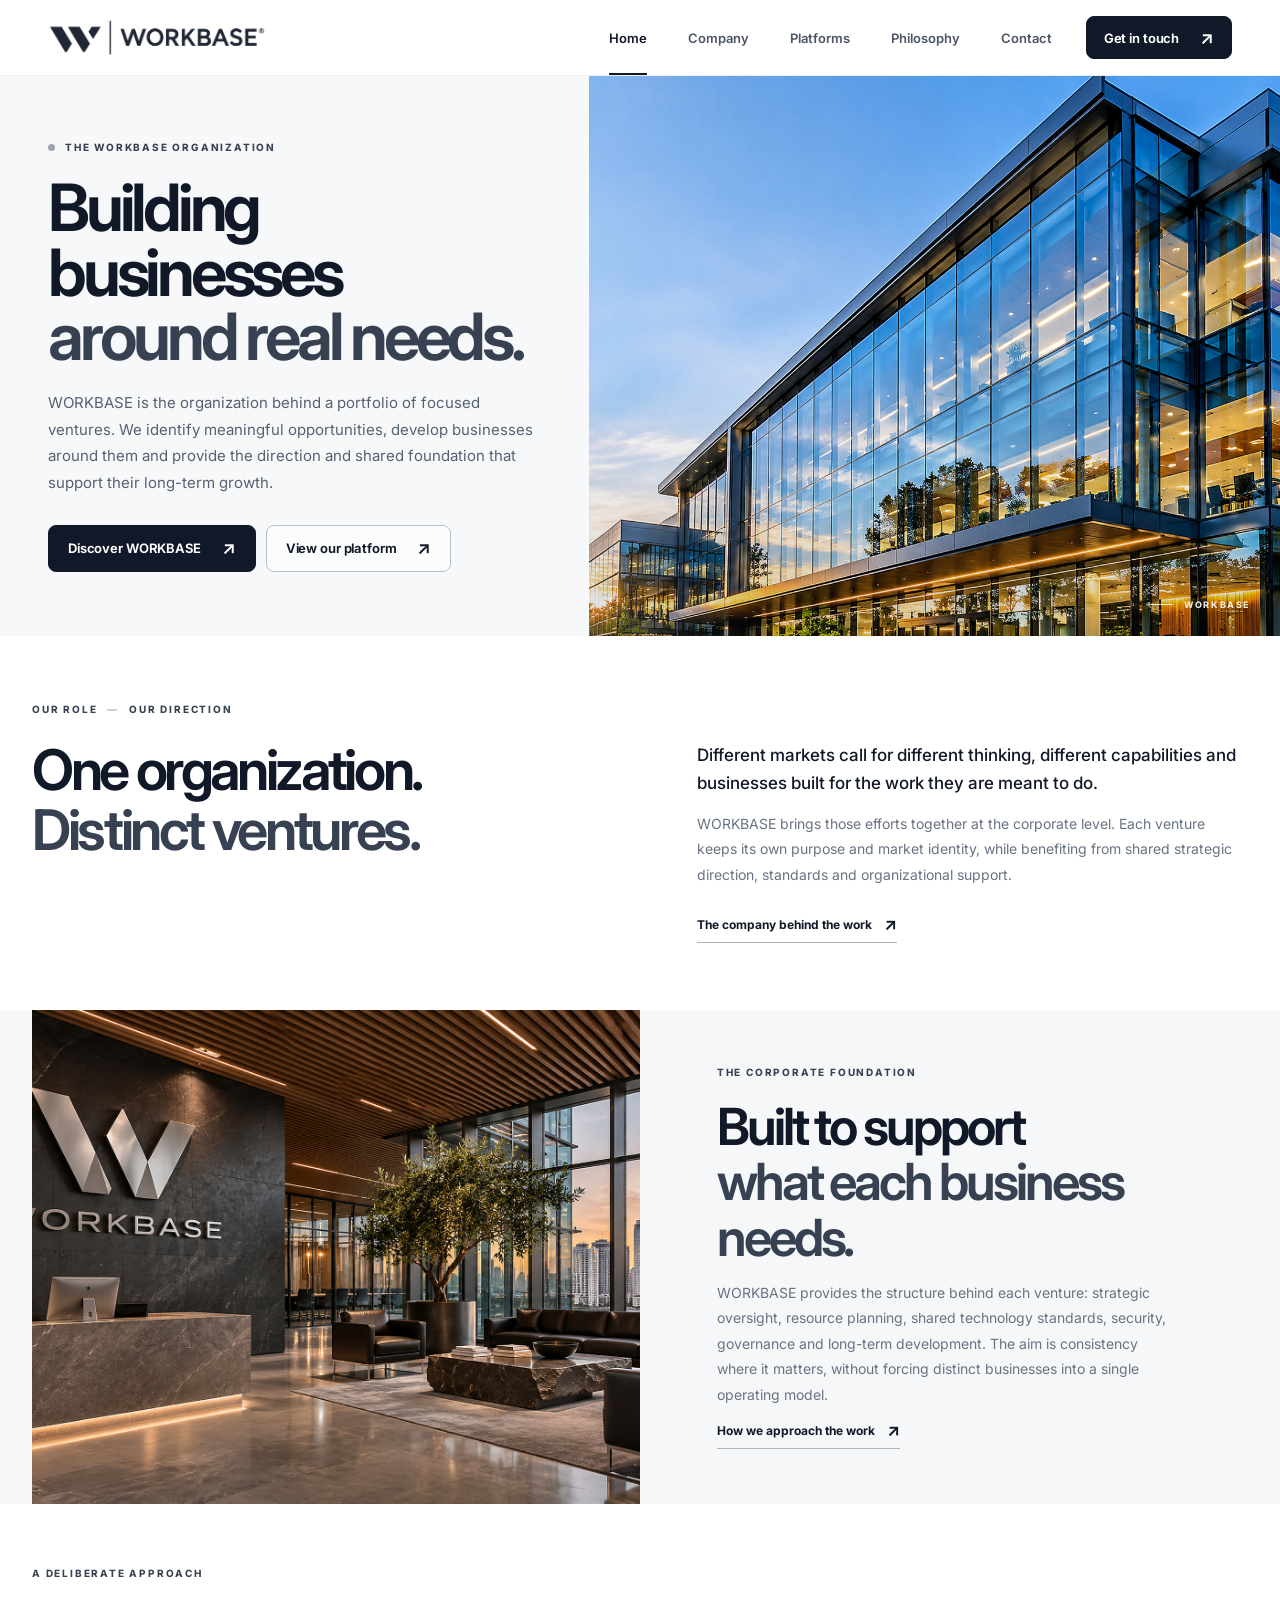
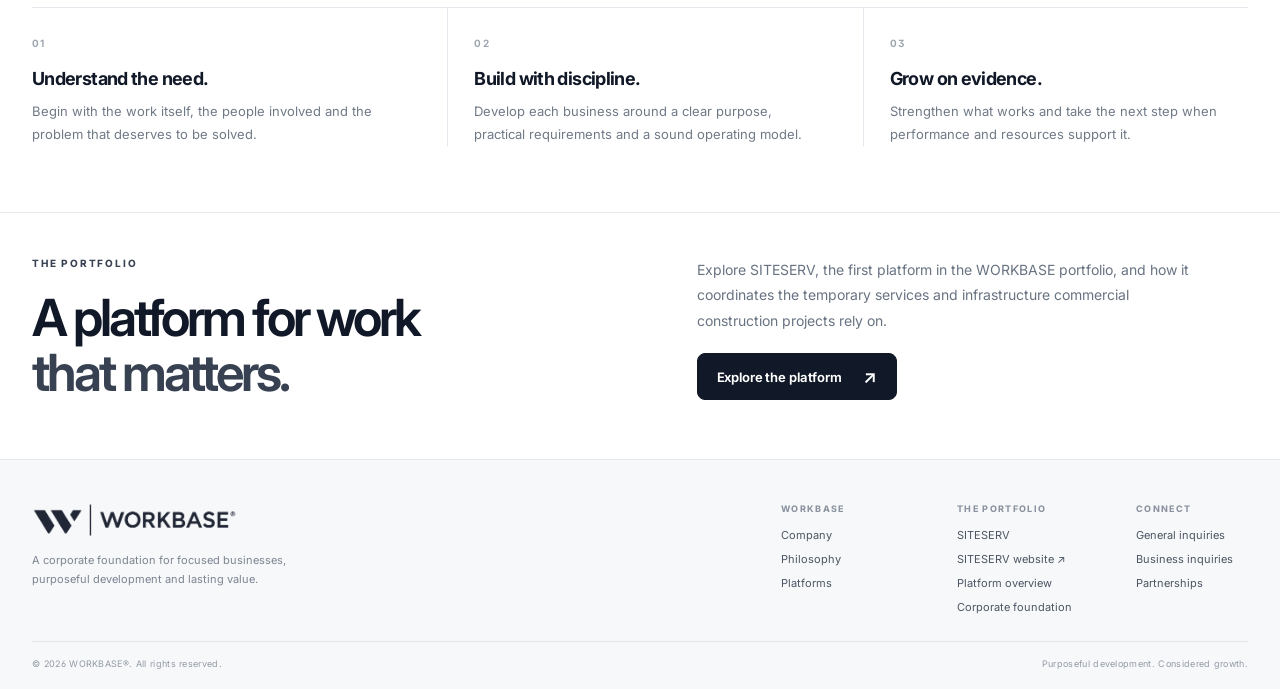
<file: index.html>
<!doctype html>
<html lang="en">
<head>
  <meta charset="utf-8">
  <meta name="viewport" content="width=device-width, initial-scale=1">
  <meta name="theme-color" content="#ffffff">
  <meta name="description" content="WORKBASE develops and supports a portfolio of focused businesses, each built around a defined need and its own market.">
  <title>WORKBASE® — Building Businesses Around Real Needs</title>
  <link rel="icon" type="image/png" href="assets/workbase-app-icon.png">
  <link rel="preconnect" href="https://fonts.googleapis.com">
  <link rel="preconnect" href="https://fonts.gstatic.com" crossorigin>
  <link href="https://fonts.googleapis.com/css2?family=Inter:wght@400;500;600;650;700;750;800&display=swap" rel="stylesheet">
  <link rel="stylesheet" href="styles.css">
</head>
<body>
  <a class="skip-link" href="#main">Skip to content</a>
  <header class="site-header">
    <div class="nav-shell">
      <a class="brand" href="index.html" aria-label="WORKBASE home"><img src="assets/workbase-primary-logo.png" alt="WORKBASE"></a>
      <button class="menu-toggle" aria-label="Open navigation" aria-expanded="false" aria-controls="primary-nav"><span></span><span></span></button>
      <nav class="primary-nav" id="primary-nav" aria-label="Main navigation"><a href="index.html" aria-current="page">Home</a>
        <a href="company.html">Company</a>
        <a href="platforms.html">Platforms</a>
        <a href="philosophy.html">Philosophy</a>
        <a href="contact.html">Contact</a>
      </nav>
      <a class="button button-dark nav-cta" href="contact.html">Get in touch <span class="arrow">↗</span></a>
    </div>
  </header>

  <main id="main">
    <section class="hero home-hero" id="top">
      <div class="hero-copy">
        <div class="eyebrow"><span class="eyebrow-dot"></span> THE WORKBASE ORGANIZATION</div>
        <h1>Building businesses<br><em>around real needs.</em></h1>
        <p class="hero-description">WORKBASE is the organization behind a portfolio of focused ventures. We identify meaningful opportunities, develop businesses around them and provide the direction and shared foundation that support their long-term growth.</p>
        <div class="hero-actions">
          <a class="button button-dark" href="company.html">Discover WORKBASE <span class="arrow">↗</span></a>
          <a class="button button-outline" href="platforms.html">View our platform <span class="arrow">↗</span></a>
        </div>
      </div>
      <div class="hero-visual home-visual" role="img" aria-label="Contemporary glass architecture in natural light">
        <span class="visual-caption"><span class="caption-divider"></span> WORKBASE</span>
      </div>
    </section>

    <section class="home-intro section-pad">
      <div class="section-kicker">OUR ROLE <span>—</span> OUR DIRECTION</div>
      <div class="home-intro-grid">
        <h2>One organization.<br><em>Distinct ventures.</em></h2>
        <div class="home-intro-copy">
          <p class="lead">Different markets call for different thinking, different capabilities and businesses built for the work they are meant to do.</p>
          <p>WORKBASE brings those efforts together at the corporate level. Each venture keeps its own purpose and market identity, while benefiting from shared strategic direction, standards and organizational support.</p>
          <a class="text-link" href="company.html">The company behind the work <span>↗</span></a>
        </div>
      </div>
    </section>

    <section class="home-foundation section-pad">
      <div class="home-foundation-image" role="img" aria-label="Modern architectural facade"></div>
      <div class="home-foundation-copy">
        <div class="section-kicker">THE CORPORATE FOUNDATION</div>
        <h2>Built to support<br><em>what each business needs.</em></h2>
        <p>WORKBASE provides the structure behind each venture: strategic oversight, resource planning, shared technology standards, security, governance and long-term development. The aim is consistency where it matters, without forcing distinct businesses into a single operating model.</p>
        <a class="text-link" href="philosophy.html">How we approach the work <span>↗</span></a>
      </div>
    </section>

    <section class="home-direction section-pad">
      <div class="section-kicker">A DELIBERATE APPROACH</div>
      <div class="home-direction-grid">
        <div><span class="item-number">01</span><h3>Understand the need.</h3><p>Begin with the work itself, the people involved and the problem that deserves to be solved.</p></div>
        <div><span class="item-number">02</span><h3>Build with discipline.</h3><p>Develop each business around a clear purpose, practical requirements and a sound operating model.</p></div>
        <div><span class="item-number">03</span><h3>Grow on evidence.</h3><p>Strengthen what works and take the next step when performance and resources support it.</p></div>
      </div>
    </section>

    <section class="home-closing section-pad">
      <div><div class="section-kicker">THE PORTFOLIO</div><h2>A platform for work<br><em>that matters.</em></h2></div>
      <div><p>Explore SITESERV, the first platform in the WORKBASE portfolio, and how it coordinates the temporary services and infrastructure commercial construction projects rely on.</p><a class="button button-dark" href="platforms.html">Explore the platform <span class="arrow">↗</span></a></div>
    </section>
  </main>

  <footer class="site-footer">
    <div class="footer-main">
      <div class="footer-brand"><img src="assets/workbase-primary-logo.png" alt="WORKBASE"><p>A corporate foundation for focused businesses, purposeful development and lasting value.</p></div>
      <div class="footer-links">
        <div><span class="footer-heading">WORKBASE</span><a href="company.html">Company</a><a href="philosophy.html">Philosophy</a><a href="platforms.html">Platforms</a></div>
        <div><span class="footer-heading">THE PORTFOLIO</span><a href="platforms.html#siteserv">SITESERV</a><a class="external-siteserv-link" data-siteserv-website href="#" aria-disabled="true" hidden>SITESERV website ↗</a><a href="platforms.html">Platform overview</a><a href="company.html#foundation">Corporate foundation</a></div>
        <div><span class="footer-heading">CONNECT</span><a href="contact.html">General inquiries</a><a href="contact.html#inquiry-form">Business inquiries</a><a href="contact.html#inquiry-form">Partnerships</a></div>
      </div>
    </div>
    <div class="footer-bottom"><span>© <span id="year"></span> WORKBASE®. All rights reserved.</span><span>Purposeful development. Considered growth.</span></div>
  </footer>
  <script src="script.js"></script>
</body>
</html>
</file>
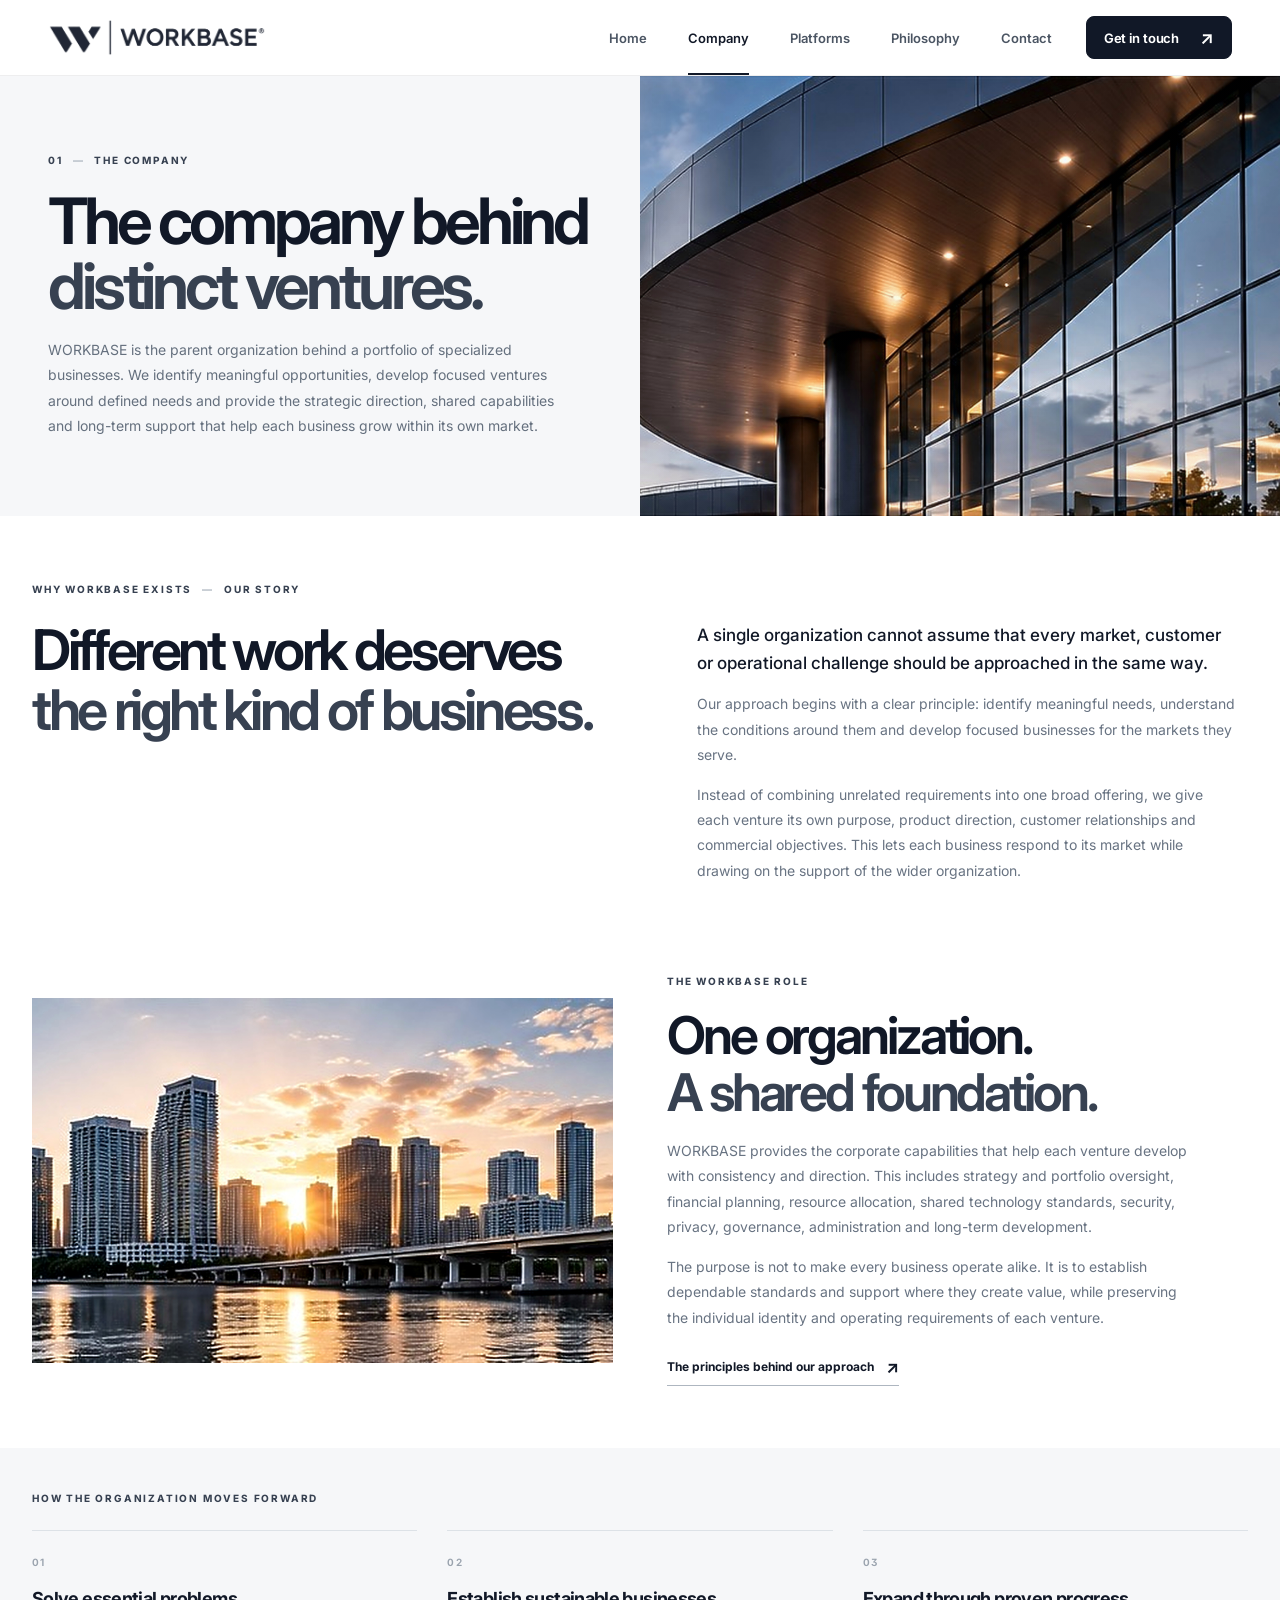
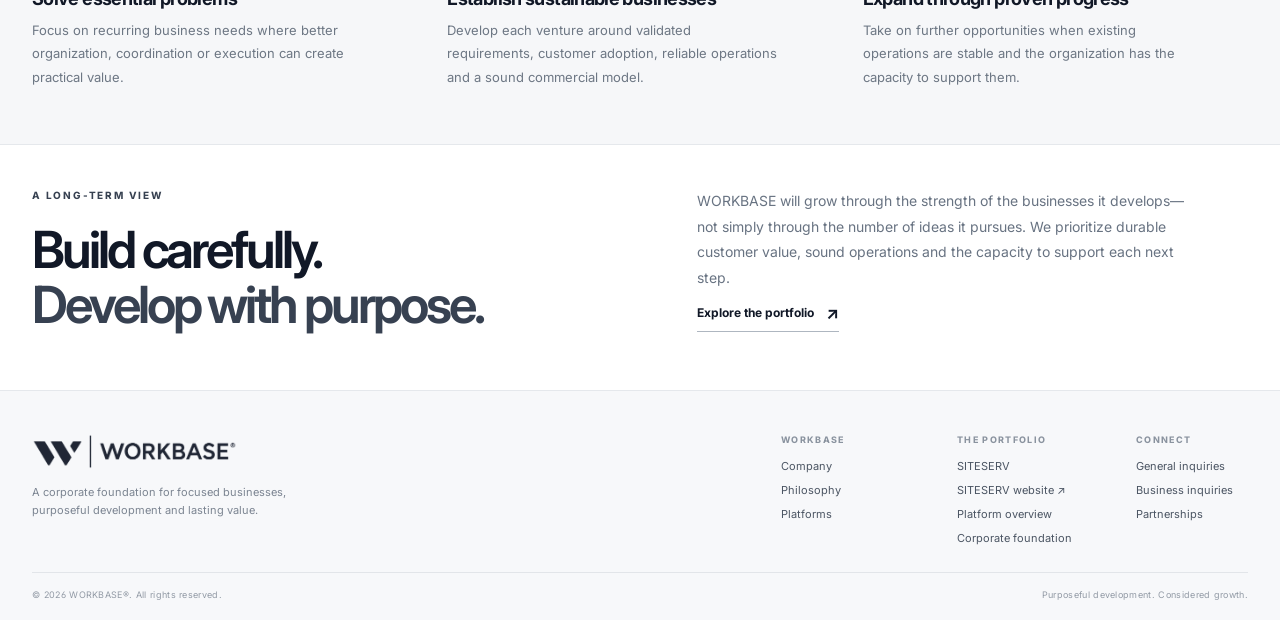
<file: company.html>
<!doctype html>
<html lang="en">
<head>
  <meta charset="utf-8">
  <meta name="viewport" content="width=device-width, initial-scale=1">
  <meta name="theme-color" content="#ffffff">
  <meta name="description" content="Learn about WORKBASE, the parent organization behind a portfolio of distinct, purpose-built businesses.">
  <title>Company — WORKBASE®</title>
  <link rel="icon" type="image/png" href="assets/workbase-app-icon.png">
  <link rel="preconnect" href="https://fonts.googleapis.com">
  <link rel="preconnect" href="https://fonts.gstatic.com" crossorigin>
  <link href="https://fonts.googleapis.com/css2?family=Inter:wght@400;500;600;650;700;750;800&display=swap" rel="stylesheet">
  <link rel="stylesheet" href="styles.css">
</head>
<body>
  <a class="skip-link" href="#main">Skip to content</a>
  <header class="site-header">
    <div class="nav-shell">
      <a class="brand" href="index.html" aria-label="WORKBASE home"><img src="assets/workbase-primary-logo.png" alt="WORKBASE"></a>
      <button class="menu-toggle" aria-label="Open navigation" aria-expanded="false" aria-controls="primary-nav"><span></span><span></span></button>
      <nav class="primary-nav" id="primary-nav" aria-label="Main navigation"><a href="index.html">Home</a><a href="company.html" aria-current="page">Company</a><a href="platforms.html">Platforms</a><a href="philosophy.html">Philosophy</a><a href="contact.html">Contact</a></nav>
      <a class="button button-dark nav-cta" href="contact.html">Get in touch <span class="arrow">↗</span></a>
    </div>
  </header>

  <main id="main">
    <section class="page-hero company-hero">
      <div class="page-hero-copy">
        <div class="section-kicker">01 <span>—</span> THE COMPANY</div>
        <h1>The company behind<br><em>distinct ventures.</em></h1>
        <p>WORKBASE is the parent organization behind a portfolio of specialized businesses. We identify meaningful opportunities, develop focused ventures around defined needs and provide the strategic direction, shared capabilities and long-term support that help each business grow within its own market.</p>
      </div>
      <div class="page-hero-image company-image" role="img" aria-label="Contemporary glass architecture viewed from below"></div>
    </section>

    <section class="company-story section-pad">
      <div class="section-kicker">WHY WORKBASE EXISTS <span>—</span> OUR STORY</div>
      <div class="company-story-grid">
        <h2>Different work deserves<br><em>the right kind of business.</em></h2>
        <div class="story-copy">
          <p class="lead">A single organization cannot assume that every market, customer or operational challenge should be approached in the same way.</p>
          <p>Our approach begins with a clear principle: identify meaningful needs, understand the conditions around them and develop focused businesses for the markets they serve.</p>
          <p>Instead of combining unrelated requirements into one broad offering, we give each venture its own purpose, product direction, customer relationships and commercial objectives. This lets each business respond to its market while drawing on the support of the wider organization.</p>
        </div>
      </div>
    </section>

    <section class="company-foundation section-pad" id="foundation">
      <div class="foundation-visual" role="img" aria-label="Architectural details of a modern commercial building"></div>
      <div class="foundation-copy">
        <div class="section-kicker">THE WORKBASE ROLE</div>
        <h2>One organization.<br><em>A shared foundation.</em></h2>
        <p>WORKBASE provides the corporate capabilities that help each venture develop with consistency and direction. This includes strategy and portfolio oversight, financial planning, resource allocation, shared technology standards, security, privacy, governance, administration and long-term development.</p>
        <p>The purpose is not to make every business operate alike. It is to establish dependable standards and support where they create value, while preserving the individual identity and operating requirements of each venture.</p>
        <a class="text-link" href="philosophy.html">The principles behind our approach <span>↗</span></a>
      </div>
    </section>

    <section class="company-priorities section-pad">
      <div class="section-kicker">HOW THE ORGANIZATION MOVES FORWARD</div>
      <div class="priority-grid">
        <article><span>01</span><h3>Solve essential problems</h3><p>Focus on recurring business needs where better organization, coordination or execution can create practical value.</p></article>
        <article><span>02</span><h3>Establish sustainable businesses</h3><p>Develop each venture around validated requirements, customer adoption, reliable operations and a sound commercial model.</p></article>
        <article><span>03</span><h3>Expand through proven progress</h3><p>Take on further opportunities when existing operations are stable and the organization has the capacity to support them.</p></article>
      </div>
    </section>

    <section class="company-close section-pad">
      <div><div class="section-kicker">A LONG-TERM VIEW</div><h2>Build carefully.<br><em>Develop with purpose.</em></h2></div>
      <div><p>WORKBASE will grow through the strength of the businesses it develops—not simply through the number of ideas it pursues. We prioritize durable customer value, sound operations and the capacity to support each next step.</p><a class="text-link" href="platforms.html">Explore the portfolio <span>↗</span></a></div>
    </section>
  </main>

  <footer class="site-footer">
    <div class="footer-main">
      <div class="footer-brand"><img src="assets/workbase-primary-logo.png" alt="WORKBASE"><p>A corporate foundation for focused businesses, purposeful development and lasting value.</p></div>
      <div class="footer-links">
        <div><span class="footer-heading">WORKBASE</span><a href="company.html">Company</a><a href="philosophy.html">Philosophy</a><a href="platforms.html">Platforms</a></div>
        <div><span class="footer-heading">THE PORTFOLIO</span><a href="platforms.html#siteserv">SITESERV</a><a class="external-siteserv-link" data-siteserv-website href="#" aria-disabled="true" hidden>SITESERV website ↗</a><a href="platforms.html">Platform overview</a><a href="company.html#foundation">Corporate foundation</a></div>
        <div><span class="footer-heading">CONNECT</span><a href="contact.html">General inquiries</a><a href="contact.html#inquiry-form">Business inquiries</a><a href="contact.html#inquiry-form">Partnerships</a></div>
      </div>
    </div>
    <div class="footer-bottom"><span>© <span id="year"></span> WORKBASE®. All rights reserved.</span><span>Purposeful development. Considered growth.</span></div>
  </footer>
  <script src="script.js"></script>
</body>
</html>
</file>
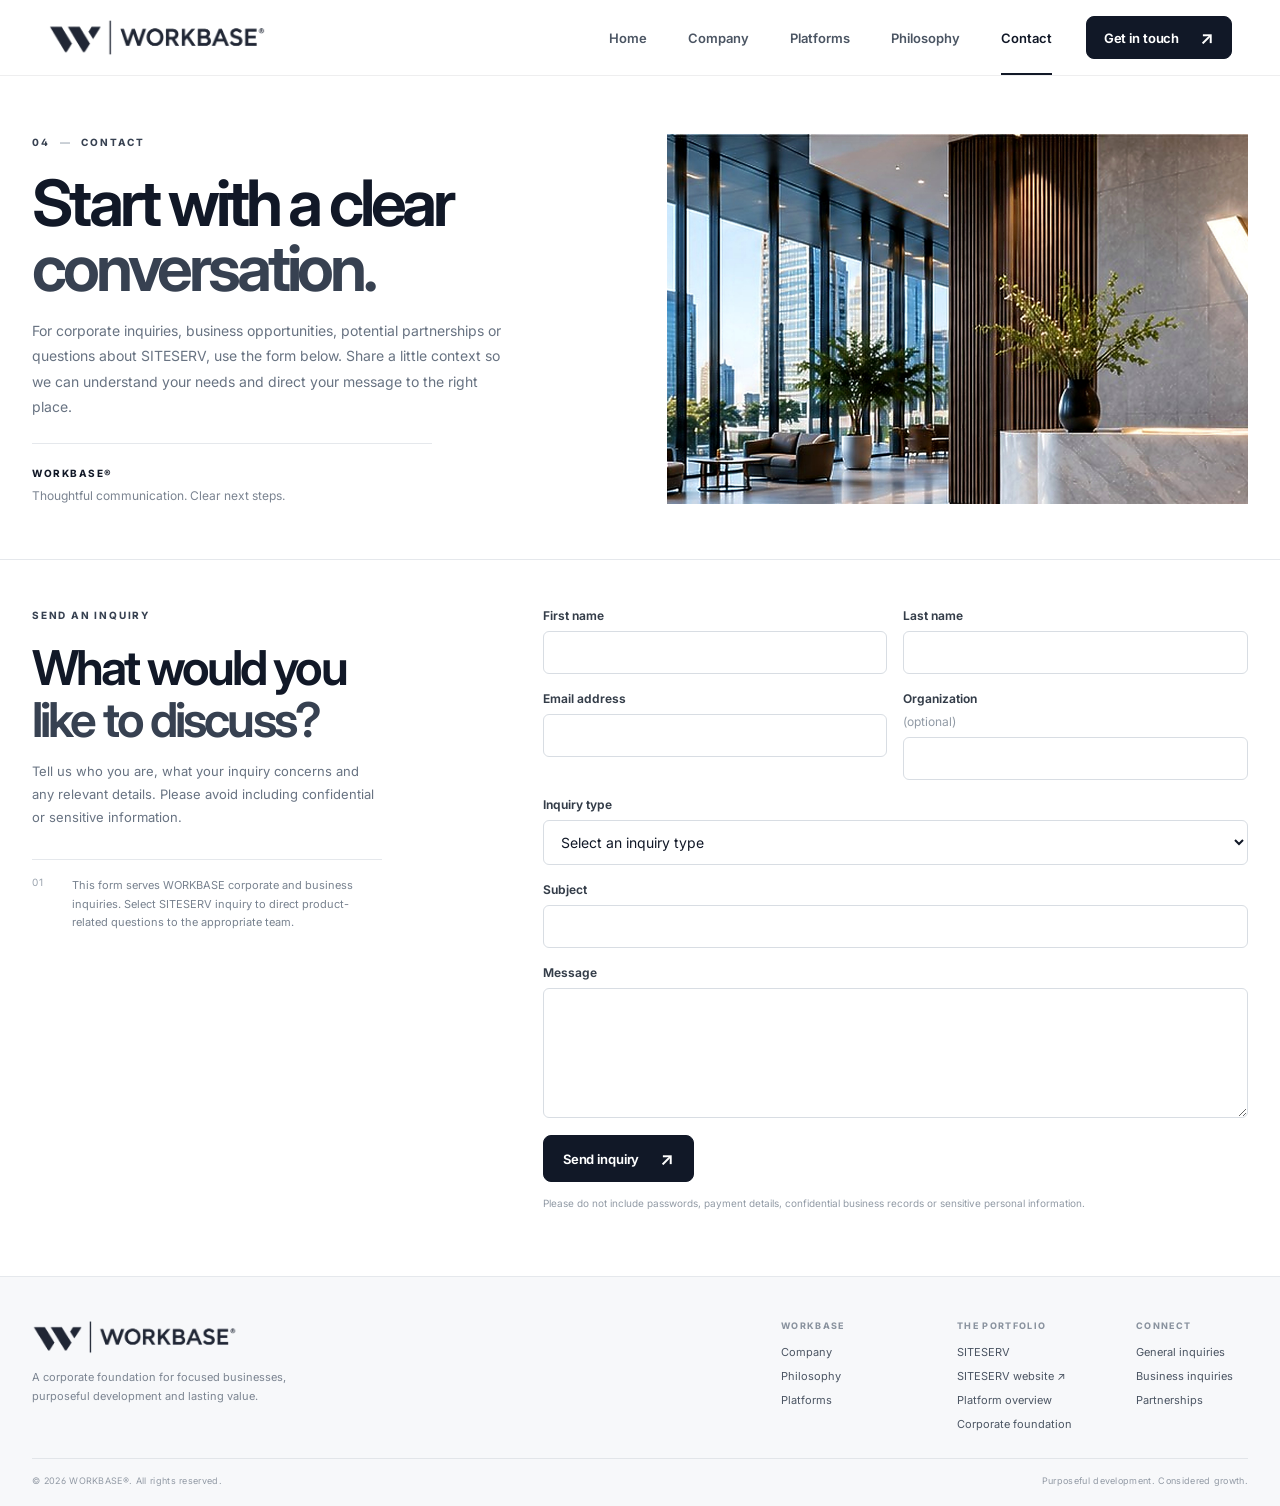
<file: contact.html>
<!doctype html>
<html lang="en">
<head>
  <meta charset="utf-8">
  <meta name="viewport" content="width=device-width, initial-scale=1">
  <meta name="theme-color" content="#ffffff">
  <meta name="description" content="Contact WORKBASE for corporate, business, partnership and SITESERV inquiries.">
  <title>Contact — WORKBASE®</title>
  <link rel="icon" type="image/png" href="assets/workbase-app-icon.png">
  <link rel="preconnect" href="https://fonts.googleapis.com">
  <link rel="preconnect" href="https://fonts.gstatic.com" crossorigin>
  <link href="https://fonts.googleapis.com/css2?family=Inter:wght@400;500;600;650;700;750;800&display=swap" rel="stylesheet">
  <link rel="stylesheet" href="styles.css">
</head>
<body>
  <a class="skip-link" href="#main">Skip to content</a>
  <header class="site-header">
    <div class="nav-shell">
      <a class="brand" href="index.html" aria-label="WORKBASE home"><img src="assets/workbase-primary-logo.png" alt="WORKBASE"></a>
      <button class="menu-toggle" aria-label="Open navigation" aria-expanded="false" aria-controls="primary-nav"><span></span><span></span></button>
      <nav class="primary-nav" id="primary-nav" aria-label="Main navigation"><a href="index.html">Home</a><a href="company.html">Company</a><a href="platforms.html">Platforms</a><a href="philosophy.html">Philosophy</a><a href="contact.html" aria-current="page">Contact</a></nav>
      <a class="button button-dark nav-cta" href="#inquiry-form">Get in touch <span class="arrow">↗</span></a>
    </div>
  </header>

  <main id="main">
    <section class="contact-page section-pad">
      <div class="contact-page-copy">
        <div class="section-kicker">04 <span>—</span> CONTACT</div>
        <h1>Start with a clear<br><em>conversation.</em></h1>
        <p>For corporate inquiries, business opportunities, potential partnerships or questions about SITESERV, use the form below. Share a little context so we can understand your needs and direct your message to the right place.</p>
        <div class="contact-assurance"><span>WORKBASE®</span><p>Thoughtful communication. Clear next steps.</p></div>
      </div>
      <div class="contact-page-image" role="img" aria-label="Contemporary architectural interior with natural light"></div>
    </section>

    <section class="contact-form-section section-pad" id="inquiry-form">
      <div class="contact-form-intro">
        <div class="section-kicker">SEND AN INQUIRY</div>
        <h2>What would you<br><em>like to discuss?</em></h2>
        <p>Tell us who you are, what your inquiry concerns and any relevant details. Please avoid including confidential or sensitive information.</p>
        <div class="contact-form-note"><span>01</span><p>This form serves WORKBASE corporate and business inquiries. Select SITESERV inquiry to direct product-related questions to the appropriate team.</p></div>
      </div>
      <form class="contact-form" name="workbase-contact" method="POST" data-netlify="true" netlify-honeypot="bot-field">
        <input type="hidden" name="form-name" value="workbase-contact">
        <p class="hidden-field"><label>Do not fill this out: <input name="bot-field"></label></p>
        <div class="form-row">
          <label>First name<input type="text" name="first-name" autocomplete="given-name" required></label>
          <label>Last name<input type="text" name="last-name" autocomplete="family-name" required></label>
        </div>
        <div class="form-row">
          <label>Email address<input type="email" name="email" autocomplete="email" required></label>
          <label>Organization <span class="optional">(optional)</span><input type="text" name="organization" autocomplete="organization"></label>
        </div>
        <label>Inquiry type
          <select name="inquiry-type" id="inquiry-type" required>
            <option value="" selected disabled>Select an inquiry type</option>
            <option>General corporate inquiry</option>
            <option>Business opportunity</option>
            <option>Partnership</option>
            <option>SITESERV inquiry</option>
            <option>Media</option>
            <option>Other</option>
          </select>
        </label>
        <label>Subject<input type="text" name="subject" required></label>
        <label>Message<textarea name="message" rows="6" required></textarea></label>
        <button class="button button-dark" type="submit">Send inquiry <span class="arrow">↗</span></button>
        <p class="form-privacy">Please do not include passwords, payment details, confidential business records or sensitive personal information.</p>
      </form>
    </section>
  </main>

  <footer class="site-footer">
    <div class="footer-main">
      <div class="footer-brand"><img src="assets/workbase-primary-logo.png" alt="WORKBASE"><p>A corporate foundation for focused businesses, purposeful development and lasting value.</p></div>
      <div class="footer-links">
        <div><span class="footer-heading">WORKBASE</span><a href="company.html">Company</a><a href="philosophy.html">Philosophy</a><a href="platforms.html">Platforms</a></div>
        <div><span class="footer-heading">THE PORTFOLIO</span><a href="platforms.html#siteserv">SITESERV</a><a class="external-siteserv-link" data-siteserv-website href="#" aria-disabled="true" hidden>SITESERV website ↗</a><a href="platforms.html">Platform overview</a><a href="company.html#foundation">Corporate foundation</a></div>
        <div><span class="footer-heading">CONNECT</span><a href="contact.html">General inquiries</a><a href="contact.html#inquiry-form">Business inquiries</a><a href="contact.html#inquiry-form">Partnerships</a></div>
      </div>
    </div>
    <div class="footer-bottom"><span>© <span id="year"></span> WORKBASE®. All rights reserved.</span><span>Purposeful development. Considered growth.</span></div>
  </footer>
  <script src="script.js"></script>
</body>
</html>
</file>
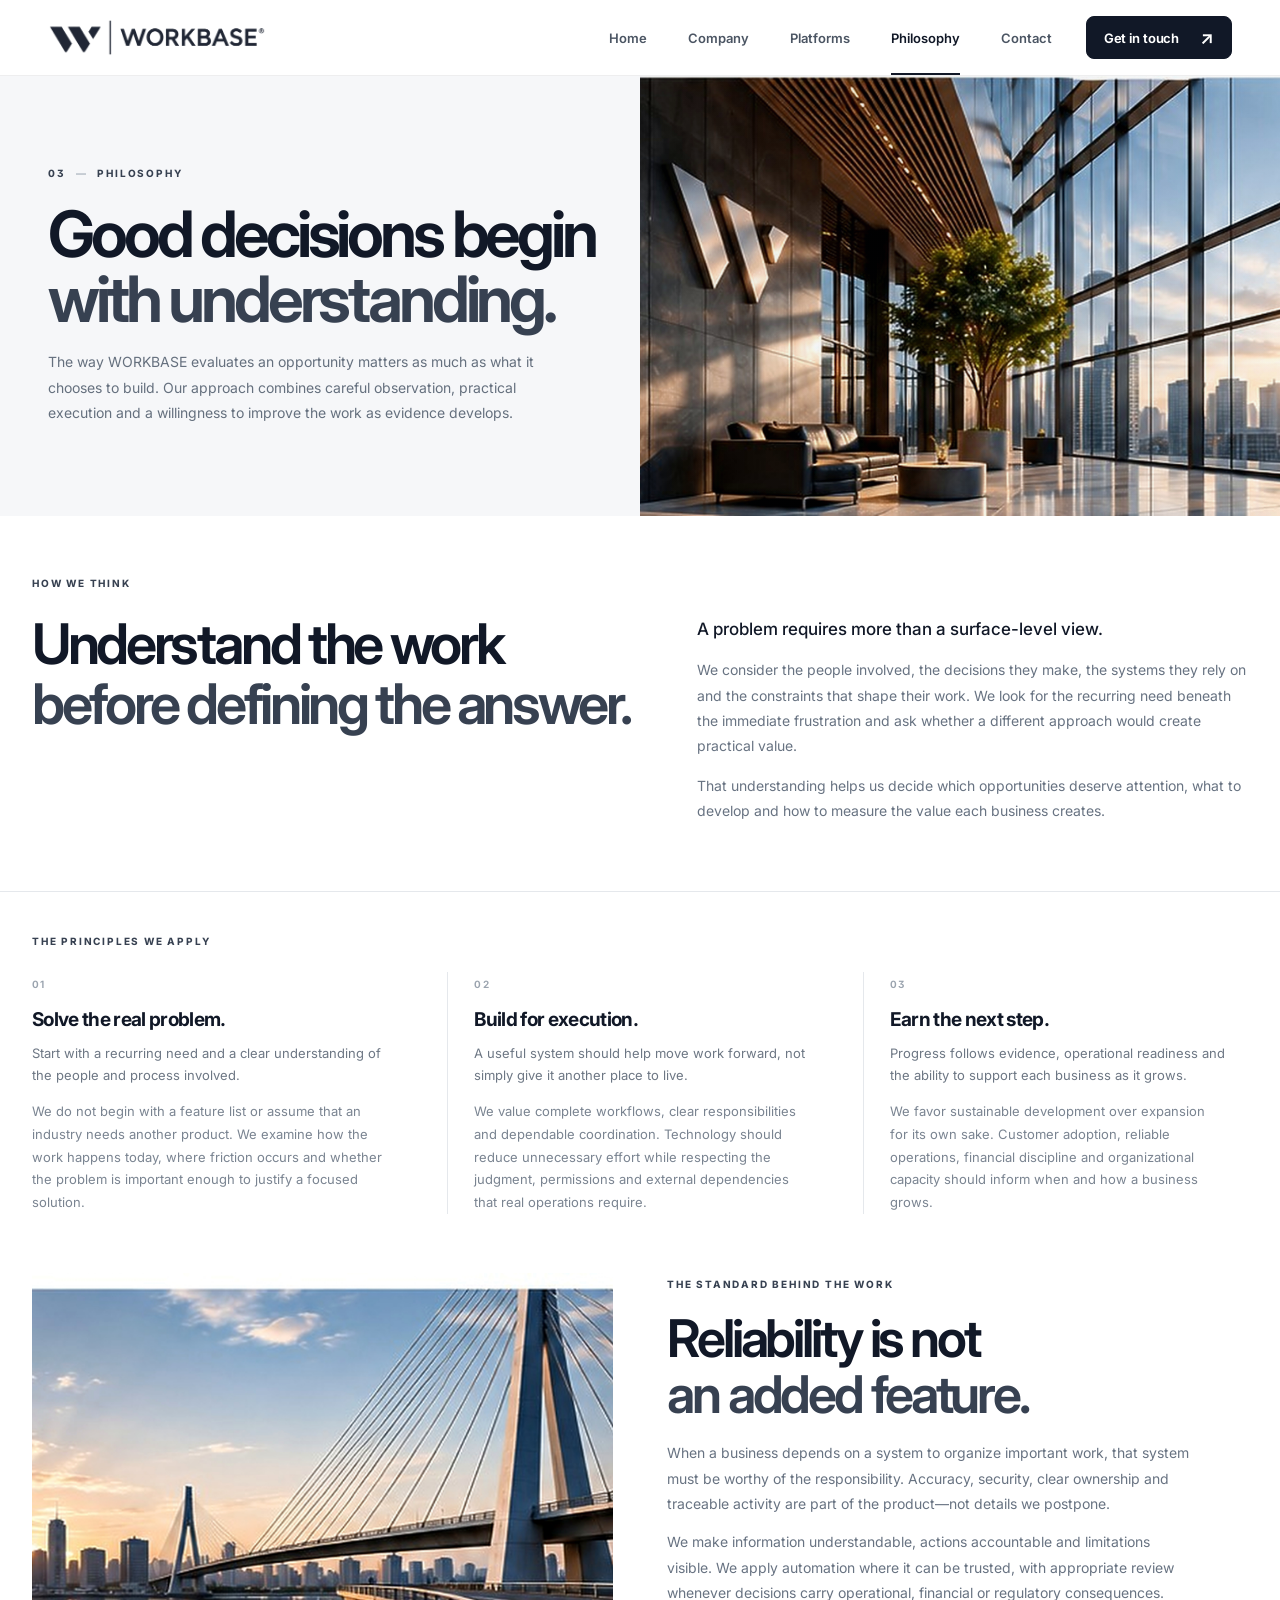
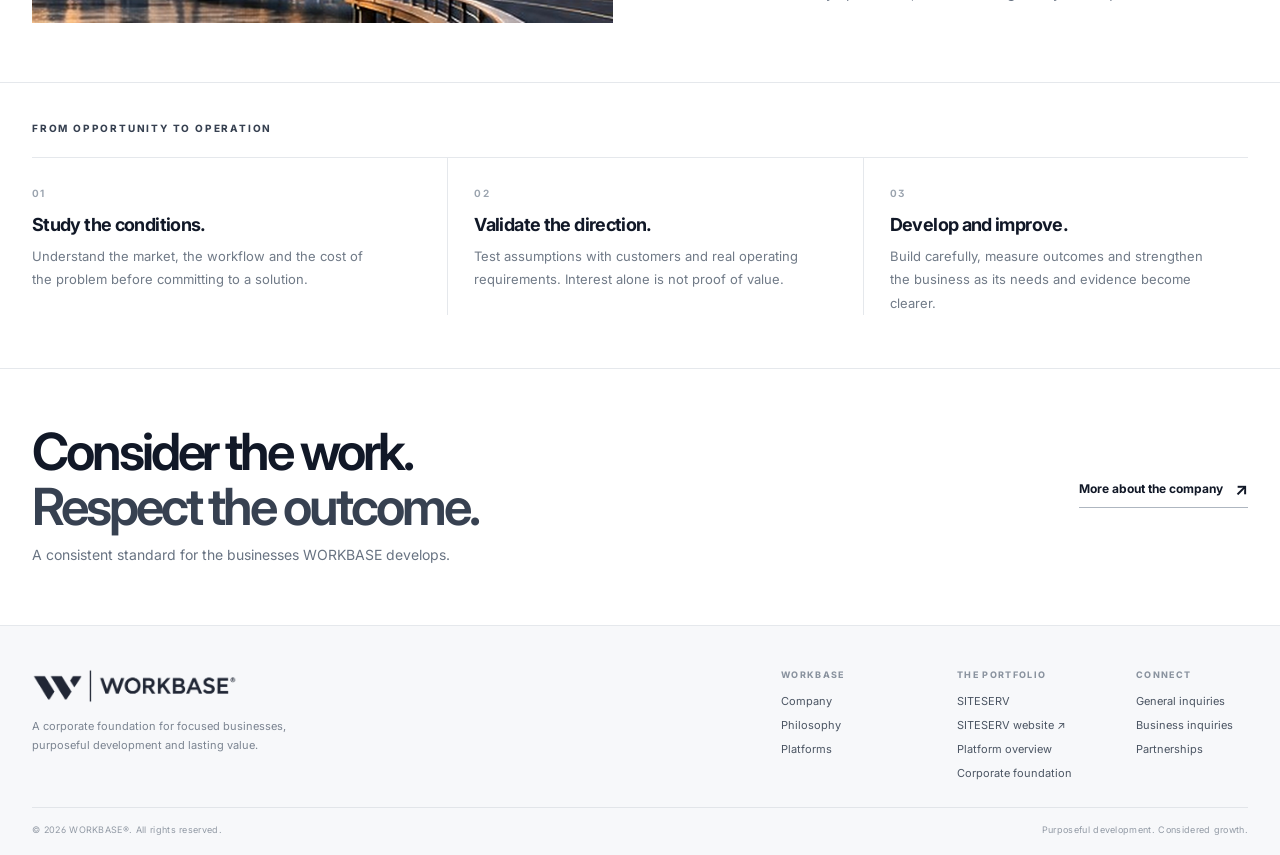
<file: philosophy.html>
<!doctype html>
<html lang="en">
<head>
  <meta charset="utf-8">
  <meta name="viewport" content="width=device-width, initial-scale=1">
  <meta name="theme-color" content="#ffffff">
  <meta name="description" content="The principles that guide how WORKBASE evaluates opportunities, develops businesses and makes decisions.">
  <title>Philosophy — WORKBASE®</title>
  <link rel="icon" type="image/png" href="assets/workbase-app-icon.png">
  <link rel="preconnect" href="https://fonts.googleapis.com">
  <link rel="preconnect" href="https://fonts.gstatic.com" crossorigin>
  <link href="https://fonts.googleapis.com/css2?family=Inter:wght@400;500;600;650;700;750;800&display=swap" rel="stylesheet">
  <link rel="stylesheet" href="styles.css">
</head>
<body>
  <a class="skip-link" href="#main">Skip to content</a>
  <header class="site-header">
    <div class="nav-shell">
      <a class="brand" href="index.html" aria-label="WORKBASE home"><img src="assets/workbase-primary-logo.png" alt="WORKBASE"></a>
      <button class="menu-toggle" aria-label="Open navigation" aria-expanded="false" aria-controls="primary-nav"><span></span><span></span></button>
      <nav class="primary-nav" id="primary-nav" aria-label="Main navigation"><a href="index.html">Home</a><a href="company.html">Company</a><a href="platforms.html">Platforms</a><a href="philosophy.html" aria-current="page">Philosophy</a><a href="contact.html">Contact</a></nav>
      <a class="button button-dark nav-cta" href="contact.html">Get in touch <span class="arrow">↗</span></a>
    </div>
  </header>

  <main id="main">
    <section class="page-hero philosophy-hero">
      <div class="page-hero-copy">
        <div class="section-kicker">03 <span>—</span> PHILOSOPHY</div>
        <h1>Good decisions begin<br><em>with understanding.</em></h1>
        <p>The way WORKBASE evaluates an opportunity matters as much as what it chooses to build. Our approach combines careful observation, practical execution and a willingness to improve the work as evidence develops.</p>
      </div>
      <div class="page-hero-image philosophy-image" role="img" aria-label="Architectural lines and light across a modern structure"></div>
    </section>

    <section class="philosophy-intro section-pad">
      <div class="section-kicker">HOW WE THINK</div>
      <div class="philosophy-intro-grid">
        <h2>Understand the work<br><em>before defining the answer.</em></h2>
        <div><p class="lead">A problem requires more than a surface-level view.</p><p>We consider the people involved, the decisions they make, the systems they rely on and the constraints that shape their work. We look for the recurring need beneath the immediate frustration and ask whether a different approach would create practical value.</p><p>That understanding helps us decide which opportunities deserve attention, what to develop and how to measure the value each business creates.</p></div>
      </div>
    </section>

    <section class="philosophy-principles section-pad">
      <div class="section-kicker">THE PRINCIPLES WE APPLY</div>
      <div class="philosophy-principles-grid">
        <article><span>01</span><h2>Solve the real problem.</h2><p>Start with a recurring need and a clear understanding of the people and process involved.</p><p class="principle-detail">We do not begin with a feature list or assume that an industry needs another product. We examine how the work happens today, where friction occurs and whether the problem is important enough to justify a focused solution.</p></article>
        <article><span>02</span><h2>Build for execution.</h2><p>A useful system should help move work forward, not simply give it another place to live.</p><p class="principle-detail">We value complete workflows, clear responsibilities and dependable coordination. Technology should reduce unnecessary effort while respecting the judgment, permissions and external dependencies that real operations require.</p></article>
        <article><span>03</span><h2>Earn the next step.</h2><p>Progress follows evidence, operational readiness and the ability to support each business as it grows.</p><p class="principle-detail">We favor sustainable development over expansion for its own sake. Customer adoption, reliable operations, financial discipline and organizational capacity should inform when and how a business grows.</p></article>
      </div>
    </section>

    <section class="philosophy-standard section-pad">
      <div class="standard-visual" role="img" aria-label="Carefully detailed modern building facade"></div>
      <div class="standard-copy">
        <div class="section-kicker">THE STANDARD BEHIND THE WORK</div>
        <h2>Reliability is not<br><em>an added feature.</em></h2>
        <p>When a business depends on a system to organize important work, that system must be worthy of the responsibility. Accuracy, security, clear ownership and traceable activity are part of the product—not details we postpone.</p>
        <p>We make information understandable, actions accountable and limitations visible. We apply automation where it can be trusted, with appropriate review whenever decisions carry operational, financial or regulatory consequences.</p>
      </div>
    </section>

    <section class="philosophy-method section-pad">
      <div class="section-kicker">FROM OPPORTUNITY TO OPERATION</div>
      <div class="method-grid">
        <div><span class="item-number">01</span><h3>Study the conditions.</h3><p>Understand the market, the workflow and the cost of the problem before committing to a solution.</p></div>
        <div><span class="item-number">02</span><h3>Validate the direction.</h3><p>Test assumptions with customers and real operating requirements. Interest alone is not proof of value.</p></div>
        <div><span class="item-number">03</span><h3>Develop and improve.</h3><p>Build carefully, measure outcomes and strengthen the business as its needs and evidence become clearer.</p></div>
      </div>
    </section>

    <section class="philosophy-close section-pad">
      <div><h2>Consider the work.<br><em>Respect the outcome.</em></h2><p>A consistent standard for the businesses WORKBASE develops.</p></div>
      <a class="text-link" href="company.html">More about the company <span>↗</span></a>
    </section>
  </main>

  <footer class="site-footer">
    <div class="footer-main">
      <div class="footer-brand"><img src="assets/workbase-primary-logo.png" alt="WORKBASE"><p>A corporate foundation for focused businesses, purposeful development and lasting value.</p></div>
      <div class="footer-links">
        <div><span class="footer-heading">WORKBASE</span><a href="company.html">Company</a><a href="philosophy.html">Philosophy</a><a href="platforms.html">Platforms</a></div>
        <div><span class="footer-heading">THE PORTFOLIO</span><a href="platforms.html#siteserv">SITESERV</a><a class="external-siteserv-link" data-siteserv-website href="#" aria-disabled="true" hidden>SITESERV website ↗</a><a href="platforms.html">Platform overview</a><a href="company.html#foundation">Corporate foundation</a></div>
        <div><span class="footer-heading">CONNECT</span><a href="contact.html">General inquiries</a><a href="contact.html#inquiry-form">Business inquiries</a><a href="contact.html#inquiry-form">Partnerships</a></div>
      </div>
    </div>
    <div class="footer-bottom"><span>© <span id="year"></span> WORKBASE®. All rights reserved.</span><span>Purposeful development. Considered growth.</span></div>
  </footer>
  <script src="script.js"></script>
</body>
</html>
</file>
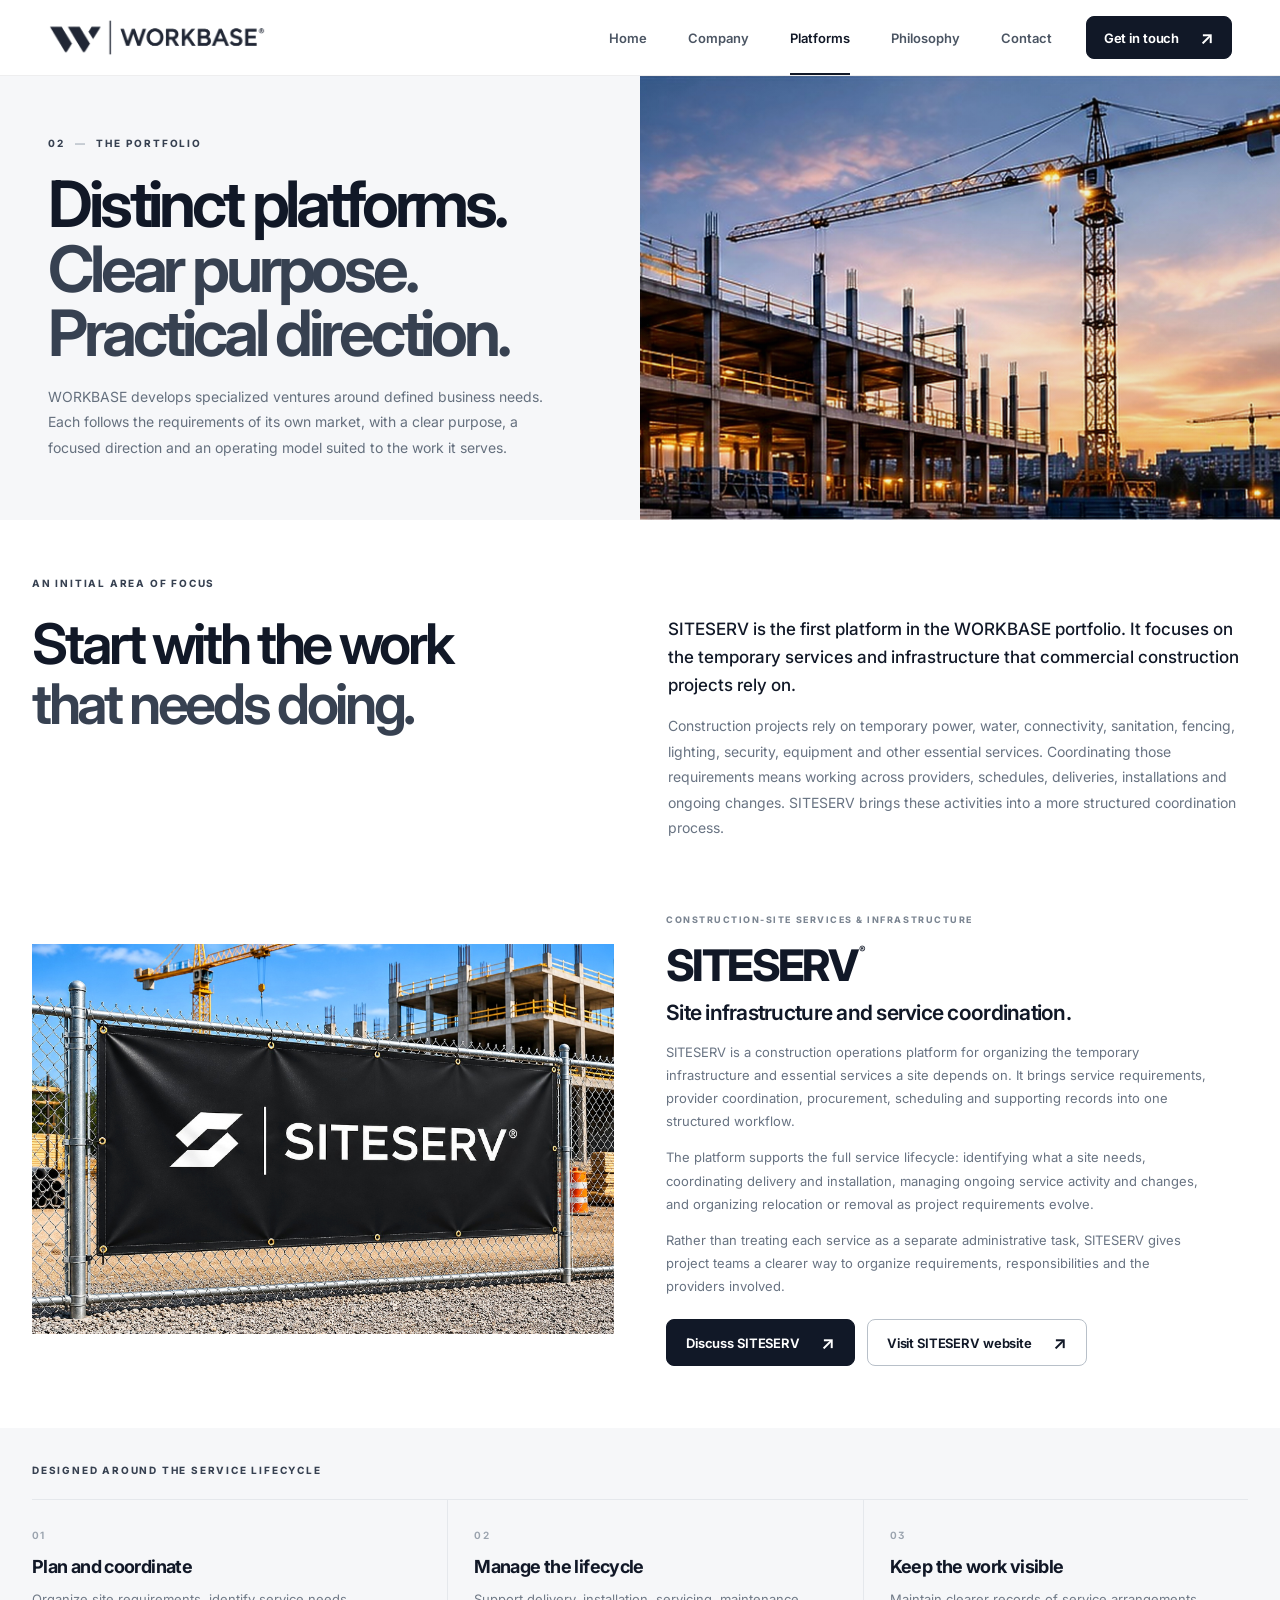
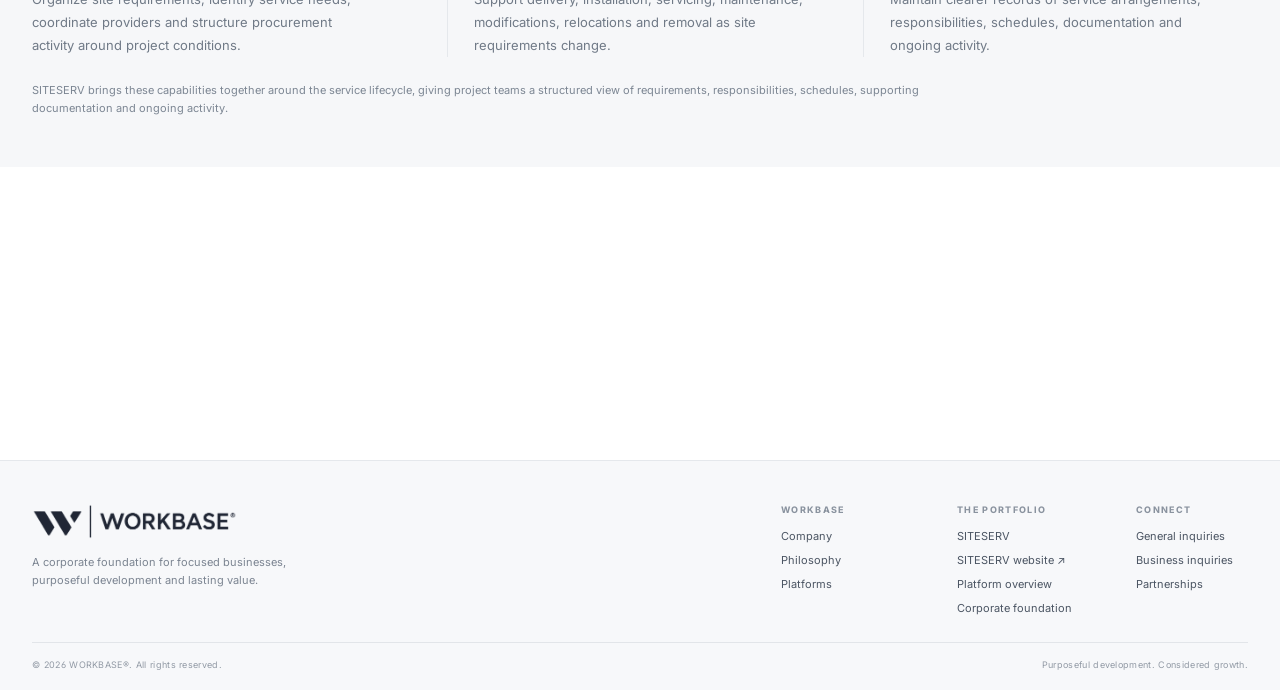
<file: platforms.html>
<!doctype html>
<html lang="en">
<head>
  <meta charset="utf-8">
  <meta name="viewport" content="width=device-width, initial-scale=1">
  <meta name="theme-color" content="#ffffff">
  <meta name="description" content="Explore SITESERV, the first platform in the WORKBASE portfolio, focused on construction-site services and infrastructure coordination.">
  <title>Platforms — WORKBASE®</title>
  <link rel="icon" type="image/png" href="assets/workbase-app-icon.png">
  <link rel="preconnect" href="https://fonts.googleapis.com">
  <link rel="preconnect" href="https://fonts.gstatic.com" crossorigin>
  <link href="https://fonts.googleapis.com/css2?family=Inter:wght@400;500;600;650;700;750;800&display=swap" rel="stylesheet">
  <link rel="stylesheet" href="styles.css">
</head>
<body>
  <a class="skip-link" href="#main">Skip to content</a>
  <header class="site-header">
    <div class="nav-shell">
      <a class="brand" href="index.html" aria-label="WORKBASE home"><img src="assets/workbase-primary-logo.png" alt="WORKBASE"></a>
      <button class="menu-toggle" aria-label="Open navigation" aria-expanded="false" aria-controls="primary-nav"><span></span><span></span></button>
      <nav class="primary-nav" id="primary-nav" aria-label="Main navigation"><a href="index.html">Home</a><a href="company.html">Company</a><a href="platforms.html" aria-current="page">Platforms</a><a href="philosophy.html">Philosophy</a><a href="contact.html">Contact</a></nav>
      <a class="button button-dark nav-cta" href="contact.html">Get in touch <span class="arrow">↗</span></a>
    </div>
  </header>

  <main id="main">
    <section class="page-hero platforms-hero">
      <div class="page-hero-copy">
        <div class="section-kicker">02 <span>—</span> THE PORTFOLIO</div>
        <h1>Distinct platforms.<br><em>Clear purpose. Practical direction.</em></h1>
        <p>WORKBASE develops specialized ventures around defined business needs. Each follows the requirements of its own market, with a clear purpose, a focused direction and an operating model suited to the work it serves.</p>
      </div>
      <div class="page-hero-image platforms-image" role="img" aria-label="Commercial construction project with crane at dusk"></div>
    </section>

    <section class="portfolio-intro section-pad">
      <div class="section-kicker">AN INITIAL AREA OF FOCUS</div>
      <div class="portfolio-intro-grid">
        <h2>Start with the work<br><em>that needs doing.</em></h2>
        <div><p class="lead">SITESERV is the first platform in the WORKBASE portfolio. It focuses on the temporary services and infrastructure that commercial construction projects rely on.</p><p>Construction projects rely on temporary power, water, connectivity, sanitation, fencing, lighting, security, equipment and other essential services. Coordinating those requirements means working across providers, schedules, deliveries, installations and ongoing changes. SITESERV brings these activities into a more structured coordination process.</p></div>
      </div>
    </section>

    <section class="portfolio-feature section-pad" id="siteserv">
      <div class="portfolio-feature-image" role="img" aria-label="SITESERV identity displayed on a construction-site fence"></div>
      <div class="portfolio-feature-copy">
        <div class="product-topline">CONSTRUCTION-SITE SERVICES &amp; INFRASTRUCTURE</div>
        <h2>SITESERV<sup>®</sup></h2>
        <h3>Site infrastructure and service coordination.</h3>
        <p>SITESERV is a construction operations platform for organizing the temporary infrastructure and essential services a site depends on. It brings service requirements, provider coordination, procurement, scheduling and supporting records into one structured workflow.</p>
        <p>The platform supports the full service lifecycle: identifying what a site needs, coordinating delivery and installation, managing ongoing service activity and changes, and organizing relocation or removal as project requirements evolve.</p>
        <p>Rather than treating each service as a separate administrative task, SITESERV gives project teams a clearer way to organize requirements, responsibilities and the providers involved.</p>
        <div class="platform-cta-row"><a class="button button-dark" href="contact.html?interest=siteserv#inquiry-form">Discuss SITESERV <span class="arrow">↗</span></a><a class="button button-outline external-siteserv-link" data-siteserv-website href="#" aria-disabled="true" hidden>Visit SITESERV website <span class="arrow">↗</span></a></div>
      </div>
    </section>

    <section class="siteserv-capabilities section-pad">
      <div class="section-kicker">DESIGNED AROUND THE SERVICE LIFECYCLE</div>
      <div class="capability-grid">
        <article><span>01</span><h3>Plan and coordinate</h3><p>Organize site requirements, identify service needs, coordinate providers and structure procurement activity around project conditions.</p></article>
        <article><span>02</span><h3>Manage the lifecycle</h3><p>Support delivery, installation, servicing, maintenance, modifications, relocations and removal as site requirements change.</p></article>
        <article><span>03</span><h3>Keep the work visible</h3><p>Maintain clearer records of service arrangements, responsibilities, schedules, documentation and ongoing activity.</p></article>
      </div>
      <p class="development-note">SITESERV brings these capabilities together around the service lifecycle, giving project teams a structured view of requirements, responsibilities, schedules, supporting documentation and ongoing activity.</p>
    </section>

    <section class="portfolio-close section-pad">
      <div><div class="section-kicker">A WORKBASE VENTURE</div><h2>A focused platform,<br><em>supported by a broader organization.</em></h2></div>
      <div><p>SITESERV maintains its own market and operating focus. WORKBASE provides the corporate direction, standards and shared capabilities that support its ongoing operations and growth.</p><a class="text-link" href="company.html">Learn about WORKBASE <span>↗</span></a></div>
    </section>
  </main>

  <footer class="site-footer">
    <div class="footer-main">
      <div class="footer-brand"><img src="assets/workbase-primary-logo.png" alt="WORKBASE"><p>A corporate foundation for focused businesses, purposeful development and lasting value.</p></div>
      <div class="footer-links">
        <div><span class="footer-heading">WORKBASE</span><a href="company.html">Company</a><a href="philosophy.html">Philosophy</a><a href="platforms.html">Platforms</a></div>
        <div><span class="footer-heading">THE PORTFOLIO</span><a href="platforms.html#siteserv">SITESERV</a><a class="external-siteserv-link" data-siteserv-website href="#" aria-disabled="true" hidden>SITESERV website ↗</a><a href="platforms.html">Platform overview</a><a href="company.html#foundation">Corporate foundation</a></div>
        <div><span class="footer-heading">CONNECT</span><a href="contact.html">General inquiries</a><a href="contact.html#inquiry-form">Business inquiries</a><a href="contact.html#inquiry-form">Partnerships</a></div>
      </div>
    </div>
    <div class="footer-bottom"><span>© <span id="year"></span> WORKBASE®. All rights reserved.</span><span>Purposeful development. Considered growth.</span></div>
  </footer>
  <script src="script.js"></script>
</body>
</html>
</file>
<file: styles.css>
:root {
  --charcoal: #111827;
  --slate: #374151;
  --muted: #687382;
  --stone: #9CA3AF;
  --line: #E5E8EC;
  --surface: #F6F7F9;
  --white: #FFFFFF;
  --max: 1320px;
}
* { box-sizing: border-box; }
html { scroll-behavior: smooth; scroll-padding-top: 92px; }
body {
  margin: 0; color: var(--charcoal); background: var(--white);
  font-family: Inter, ui-sans-serif, system-ui, -apple-system, BlinkMacSystemFont, "Segoe UI", sans-serif;
  font-feature-settings: "ss01" on; -webkit-font-smoothing: antialiased; text-rendering: optimizeLegibility;
}
a { color: inherit; text-decoration: none; }
img { display: block; max-width: 100%; }
button, input, select, textarea { font: inherit; }
.skip-link { position: absolute; left: -999px; top: 10px; z-index: 1000; padding: 12px 16px; color: #fff; background: var(--charcoal); border-radius: 6px; }
.skip-link:focus { left: 12px; }

/* Shared navigation */
.site-header { height: 76px; position: sticky; top: 0; z-index: 50; background: rgba(255,255,255,.96); border-bottom: 1px solid rgba(17,24,39,.07); backdrop-filter: blur(16px); }
.nav-shell { max-width: 1480px; height: 100%; margin: 0 auto; padding: 0 48px; display: flex; align-items: center; gap: 34px; }
.brand { width: 218px; flex: 0 0 auto; }
.brand img { width: 100%; height: auto; }
.primary-nav { display: flex; align-items: center; gap: clamp(22px, 3.2vw, 46px); margin-left: auto; }
.primary-nav a { color: #4B5563; font-size: 13px; font-weight: 600; transition: color .2s ease; }
.primary-nav a:hover, .primary-nav a[aria-current="page"] { color: var(--charcoal); }
.primary-nav a[aria-current="page"] { position: relative; }
.primary-nav a[aria-current="page"]::after { content: ""; position: absolute; left: 0; right: 0; bottom: -29px; height: 2px; background: var(--charcoal); }
.menu-toggle { display: none; }
.button { min-height: 47px; display: inline-flex; align-items: center; justify-content: center; gap: 21px; padding: 0 19px; border: 1px solid transparent; border-radius: 8px; font-size: 13px; font-weight: 650; letter-spacing: -.01em; transition: transform .2s ease, background .2s ease, border-color .2s ease; }
.button:hover { transform: translateY(-2px); }
.button-dark { color: #fff; background: var(--charcoal); border-color: var(--charcoal); }
.button-dark:hover { background: #283344; }
.button-outline { color: var(--charcoal); background: rgba(255,255,255,.58); border-color: #B8C0C9; }
.button-outline:hover { background: #fff; border-color: var(--charcoal); }
.arrow { font-size: 18px; line-height: 1; }
.nav-cta { min-height: 43px; padding: 0 17px; white-space: nowrap; }

/* Typography and common page elements */
.section-pad { padding-left: 32px; padding-right: 32px; }
.section-kicker, .eyebrow { display: flex; align-items: center; gap: 10px; color: var(--slate); font-size: 10px; line-height: 1.4; letter-spacing: .18em; font-weight: 750; }
.section-kicker span { color: #AEB6C0; }
.eyebrow-dot { width: 7px; height: 7px; border-radius: 50%; background: #9CA3AF; }
h1, h2, h3, p { overflow-wrap: break-word; }
.text-link { display: inline-flex; align-items: center; gap: 12px; margin-top: 13px; padding-bottom: 8px; border-bottom: 1px solid #AEB6C0; font-size: 12px; font-weight: 700; }
.text-link span { display: inline-block; font-size: 17px; transition: transform .25s ease; }
.text-link:hover span { transform: translate(3px,-3px); }
.lead { color: var(--charcoal) !important; font-size: 17px !important; line-height: 1.65 !important; font-weight: 500; }
.item-number { color: #9AA3AE; font-size: 10px; letter-spacing: .14em; font-weight: 650; }

/* Homepage */
.hero { max-width: 1600px; margin: 0 auto; min-height: 535px; display: grid; grid-template-columns: minmax(430px,.92fr) minmax(460px,1.08fr); overflow: hidden; background: var(--surface); }
.hero-copy { z-index: 1; display: flex; flex-direction: column; align-items: flex-start; justify-content: center; padding: 64px 40px 64px max(48px,calc((100vw - var(--max))/2)); background: linear-gradient(90deg,#F7F8FA 0%,#F7F8FA 79%,rgba(247,248,250,.92) 100%); }
.hero h1 { max-width: 640px; margin: 22px 0 20px; font-size: clamp(46px,5.1vw,70px); line-height: .99; letter-spacing: -.065em; font-weight: 650; }
.hero h1 em, .home-intro h2 em, .home-foundation h2 em, .home-closing h2 em,
.page-hero h1 em, .company-story h2 em, .foundation-copy h2 em, .company-close h2 em,
.portfolio-intro h2 em, .portfolio-feature h2 em, .portfolio-close h2 em,
.philosophy-intro h2 em, .standard-copy h2 em, .philosophy-close h2 em,
.contact-page h1 em, .contact-form-intro h2 em { color: var(--slate); font-style: normal; }
.hero-description { max-width: 490px; margin: 0; color: #566170; font-size: 15px; line-height: 1.78; }
.hero-actions { display: flex; flex-wrap: wrap; gap: 10px; margin-top: 28px; }
.hero-visual { min-height: 535px; position: relative; background: url("assets/workbase-hero-building.jpg") center/cover no-repeat; }
.hero-visual::before { content: ""; position: absolute; inset: 0; background: linear-gradient(90deg,rgba(247,248,250,.12),transparent 24%),linear-gradient(0deg,rgba(17,24,39,.16),transparent 48%); }
.visual-caption { position: absolute; right: 30px; bottom: 26px; display: flex; align-items: center; gap: 11px; color: rgba(255,255,255,.9); font-size: 9px; letter-spacing: .18em; font-weight: 750; text-shadow: 0 1px 8px rgba(0,0,0,.25); }
.caption-divider { width: 22px; height: 1px; background: rgba(255,255,255,.8); }
.home-intro, .company-story, .portfolio-intro, .philosophy-intro { max-width: var(--max); margin: 0 auto; padding-top: 66px; padding-bottom: 67px; }
.home-intro-grid, .company-story-grid, .portfolio-intro-grid, .philosophy-intro-grid { display: grid; grid-template-columns: 1.05fr .95fr; gap: 56px; align-items: start; margin-top: 25px; }
.home-intro h2, .company-story h2, .portfolio-intro h2, .philosophy-intro h2 { margin: 0; font-size: clamp(38px,4.4vw,56px); line-height: 1.07; letter-spacing: -.06em; font-weight: 630; }
.home-intro-copy, .story-copy { max-width: 540px; }
.home-intro-copy p, .story-copy p, .portfolio-intro-grid p, .philosophy-intro-grid p { margin: 0 0 14px; color: var(--muted); font-size: 14px; line-height: 1.82; }
.home-foundation { max-width: 1450px; margin: 0 auto; display: grid; grid-template-columns: 1fr 1fr; align-items: stretch; background: var(--surface); }
.home-foundation-image { min-height: 365px; background: url("assets/homepage-corporate-context.jpg") center/cover no-repeat; }
.home-foundation-copy { display: flex; flex-direction: column; align-items: flex-start; justify-content: center; padding: 55px clamp(32px,6vw,84px); }
.home-foundation h2, .home-closing h2, .company-close h2, .portfolio-close h2, .philosophy-close h2 { margin: 20px 0 15px; font-size: clamp(36px,4vw,52px); line-height: 1.08; letter-spacing: -.06em; font-weight: 630; }
.home-foundation-copy p, .home-closing p, .company-close p, .portfolio-close p, .philosophy-close p { max-width: 500px; margin: 0; color: var(--muted); font-size: 14px; line-height: 1.82; }
.home-direction { max-width: var(--max); margin: 0 auto; padding-top: 62px; padding-bottom: 66px; }
.home-direction-grid, .capability-grid, .method-grid { display: grid; grid-template-columns: repeat(3,1fr); gap: 30px; margin-top: 27px; border-top: 1px solid var(--line); }
.home-direction-grid > div, .capability-grid article, .method-grid > div { padding: 23px 24px 0 0; }
.home-direction-grid > div + div, .capability-grid article + article, .method-grid > div + div { padding-left: 26px; border-left: 1px solid var(--line); }
.home-direction h3, .capability-grid h3, .method-grid h3 { margin: 17px 0 9px; font-size: 18px; line-height: 1.25; letter-spacing: -.035em; }
.home-direction p, .capability-grid p, .method-grid p { max-width: 340px; margin: 0; color: #707A87; font-size: 13px; line-height: 1.78; }
.home-closing, .company-close, .portfolio-close { max-width: var(--max); margin: 0 auto; padding-top: 43px; padding-bottom: 58px; display: grid; grid-template-columns: 1.05fr .95fr; gap: 55px; align-items: center; border-top: 1px solid var(--line); }
.home-closing h2, .company-close h2, .portfolio-close h2 { margin-bottom: 0; }
.home-closing > div:last-child .button { margin-top: 20px; }

/* Shared inner-page hero */
.page-hero { min-height: 440px; display: grid; grid-template-columns: 1fr 1fr; background: var(--surface); }
.page-hero-copy { display: flex; flex-direction: column; align-items: flex-start; justify-content: center; padding: 60px max(34px,calc((100vw - var(--max))/2)) 60px max(48px,calc((100vw - var(--max))/2)); }
.page-hero h1, .contact-page h1 { margin: 22px 0 18px; max-width: 650px; font-size: clamp(44px,5vw,66px); line-height: 1.01; letter-spacing: -.065em; font-weight: 650; }
.page-hero-copy > p { max-width: 510px; margin: 0; color: #65707E; font-size: 14px; line-height: 1.82; }
.page-hero-image { min-height: 440px; background-size: cover; background-position: center; }
.company-image { background-image: linear-gradient(110deg,rgba(17,24,39,.02),rgba(17,24,39,.02)),url("assets/company-building.jpg"); background-position: center; }
.platforms-image { background-image: linear-gradient(120deg,rgba(17,24,39,.03),rgba(17,24,39,.08)),url("assets/platforms-site-project.jpg"); background-position: center; }
.philosophy-image { background-image: linear-gradient(120deg,rgba(17,24,39,.06),rgba(17,24,39,.02)),url("assets/philosophy-interior.jpg"); background-position: center; }

/* Company page */
.company-foundation { max-width: var(--max); margin: 0 auto; padding-top: 10px; padding-bottom: 62px; display: grid; grid-template-columns: 1fr 1fr; gap: 54px; align-items: center; }
.foundation-visual { min-height: 365px; background: url("assets/company-city.jpg") center/cover no-repeat; }
.foundation-copy h2, .standard-copy h2 { margin: 20px 0 17px; font-size: clamp(36px,4.1vw,52px); line-height: 1.08; letter-spacing: -.06em; font-weight: 630; }
.foundation-copy p, .standard-copy p { max-width: 530px; color: var(--muted); font-size: 14px; line-height: 1.82; }
.company-priorities { max-width: var(--max); margin: 0 auto; padding-top: 43px; padding-bottom: 55px; background: var(--surface); }
.priority-grid { display: grid; grid-template-columns: repeat(3,1fr); gap: 30px; margin-top: 25px; }
.priority-grid article { border-top: 1px solid #DDE2E7; padding: 19px 20px 0 0; }
.priority-grid span, .philosophy-principles span, .capability-grid span { color: #9AA3AE; font-size: 10px; letter-spacing: .14em; font-weight: 650; }
.priority-grid h3 { margin: 17px 0 9px; font-size: 18px; line-height: 1.3; letter-spacing: -.035em; }
.priority-grid p { max-width: 330px; margin: 0; color: #6D7784; font-size: 13px; line-height: 1.78; }

/* Platforms page — only the currently introduced platform is public */
.portfolio-intro { padding-top: 56px; padding-bottom: 42px; }
.portfolio-intro-grid { grid-template-columns: 1fr 1fr; }
.portfolio-feature { max-width: var(--max); margin: 0 auto; padding-top: 8px; padding-bottom: 54px; display: grid; grid-template-columns: 1fr 1fr; gap: 52px; align-items: center; }
.portfolio-feature-image { min-height: 390px; background: url("assets/siteserv-construction.jpg") center/cover no-repeat; }
.portfolio-feature-copy { padding: 8px 0; }
.product-topline { color: #7B8592; font-size: 9px; letter-spacing: .17em; font-weight: 750; line-height: 1.6; }
.portfolio-feature h2 { margin: 17px 0 11px; font-size: clamp(34px,3.4vw,44px); letter-spacing: -.06em; line-height: 1; font-weight: 760; }
.portfolio-feature h2 sup { font-size: 10px; vertical-align: top; margin-left: 3px; }
.portfolio-feature h3 { margin: 0 0 15px; font-size: 21px; line-height: 1.3; letter-spacing: -.035em; font-weight: 620; }
.portfolio-feature p { max-width: 540px; margin: 0 0 13px; color: #687382; font-size: 13px; line-height: 1.78; }
.portfolio-feature .button { margin-top: 8px; }
.siteserv-capabilities { max-width: var(--max); margin: 0 auto; padding-top: 35px; padding-bottom: 50px; background: var(--surface); }
.capability-grid { margin-top: 22px; }
.capability-grid h3 { margin-top: 13px; }
.development-note { max-width: 950px; margin: 24px 0 0; color: #7C8693; font-size: 11px; line-height: 1.65; }
.portfolio-close { padding-top: 40px; padding-bottom: 52px; }

/* Philosophy page */
.philosophy-intro { padding-top: 60px; padding-bottom: 53px; }
.philosophy-principles { max-width: var(--max); margin: 0 auto; padding-top: 42px; padding-bottom: 51px; border-top: 1px solid var(--line); }
.philosophy-principles-grid { display: grid; grid-template-columns: repeat(3,1fr); gap: 30px; margin-top: 24px; }
.philosophy-principles article { padding: 0 22px 0 0; }
.philosophy-principles article + article { border-left: 1px solid var(--line); padding-left: 26px; }
.philosophy-principles h2 { margin: 16px 0 9px; font-size: 19px; letter-spacing: -.035em; line-height: 1.3; }
.philosophy-principles p { margin: 0; max-width: 350px; color: #6D7784; font-size: 13px; line-height: 1.75; }
.philosophy-principles .principle-detail { margin-top: 13px; color: #7A8491; }
.philosophy-standard { max-width: var(--max); margin: 0 auto; padding-top: 8px; padding-bottom: 59px; display: grid; grid-template-columns: 1fr 1fr; gap: 54px; align-items: center; }
.standard-visual { min-height: 350px; background: url("assets/philosophy-bridge.jpg") center/cover no-repeat; }
.standard-copy p { margin: 0 0 13px; }
.philosophy-method { max-width: var(--max); margin: 0 auto; padding-top: 38px; padding-bottom: 53px; border-top: 1px solid var(--line); }
.method-grid { margin-top: 22px; }
.method-grid h3 { margin-top: 13px; }
.philosophy-close { max-width: var(--max); margin: 0 auto; padding-top: 37px; padding-bottom: 57px; display: flex; align-items: center; justify-content: space-between; gap: 35px; border-top: 1px solid var(--line); }
.philosophy-close h2 { margin-top: 18px; margin-bottom: 8px; }

/* Contact page */
.contact-page { max-width: var(--max); margin: 0 auto; padding-top: 58px; padding-bottom: 55px; display: grid; grid-template-columns: 1fr 1fr; gap: 54px; align-items: stretch; }
.contact-page-copy { display: flex; flex-direction: column; align-items: flex-start; justify-content: center; }
.contact-page h1 { margin-top: 22px; margin-bottom: 17px; }
.contact-page-copy > p { max-width: 470px; margin: 0; color: #687382; font-size: 14px; line-height: 1.82; }
.contact-assurance { margin-top: 23px; padding-top: 17px; border-top: 1px solid var(--line); width: min(100%,400px); }
.contact-assurance span { font-size: 10px; font-weight: 750; letter-spacing: .15em; }
.contact-assurance p { margin: 7px 0 0; color: #7B8491; font-size: 12px; }
.contact-page-image { min-height: 370px; background: url("assets/contact-lobby.jpg") center/cover no-repeat; }
.contact-form-section { max-width: var(--max); margin: 0 auto; padding-top: 48px; padding-bottom: 65px; border-top: 1px solid var(--line); display: grid; grid-template-columns: .78fr 1.22fr; gap: 60px; }
.contact-form-intro h2 { margin: 20px 0 14px; font-size: clamp(34px,3.8vw,48px); line-height: 1.08; letter-spacing: -.06em; font-weight: 630; }
.contact-form-intro > p { max-width: 350px; color: #687382; font-size: 13px; line-height: 1.8; }
.contact-form-note { max-width: 350px; display: grid; grid-template-columns: 28px 1fr; gap: 12px; margin-top: 29px; padding-top: 16px; border-top: 1px solid var(--line); }
.contact-form-note span { color: #9AA3AE; font-size: 10px; letter-spacing: .12em; }
.contact-form-note p { margin: 0; color: #78828F; font-size: 11px; line-height: 1.7; }
.contact-form { display: flex; flex-direction: column; gap: 17px; }
.contact-form label { display: flex; flex-direction: column; gap: 8px; color: #343D49; font-size: 12px; font-weight: 650; }
.contact-form input, .contact-form select, .contact-form textarea { width: 100%; border: 1px solid #D8DDE3; border-radius: 6px; padding: 12px 13px; background: #fff; color: var(--charcoal); font: 400 14px Inter, sans-serif; outline: none; transition: border-color .2s,box-shadow .2s; }
.contact-form input:focus, .contact-form select:focus, .contact-form textarea:focus { border-color: #667486; box-shadow: 0 0 0 3px rgba(102,116,134,.12); }
.contact-form textarea { min-height: 130px; resize: vertical; }
.contact-form .form-row { display: grid; grid-template-columns: 1fr 1fr; gap: 16px; }
.contact-form .button { align-self: flex-start; cursor: pointer; }
.optional { color: #929BA6; font-weight: 400; }
.form-privacy { margin: -4px 0 0; color: #929BA6; font-size: 10px; line-height: 1.6; }
.hidden-field { display: none; }

/* Shared footer */
.site-footer { background: #F7F8FA; border-top: 1px solid var(--line); padding: 43px 32px 20px; }
.footer-main, .footer-bottom { max-width: var(--max); margin: 0 auto; }
.footer-main { display: flex; justify-content: space-between; align-items: flex-start; gap: 55px; padding-bottom: 27px; }
.footer-brand { max-width: 275px; }
.footer-brand img { width: 205px; }
.footer-brand p { max-width: 255px; margin: 14px 0 0; color: #7B8491; font-size: 11px; line-height: 1.7; }
.footer-links { display: flex; flex-wrap: wrap; gap: clamp(34px,5vw,72px); }
.footer-links > div { min-width: 112px; display: flex; flex-direction: column; gap: 10px; }
.footer-heading { margin-bottom: 4px; color: #8A939F; font-size: 9px; font-weight: 750; letter-spacing: .15em; }
.footer-links a { color: #4B5563; font-size: 11px; }
.footer-links a:hover { color: var(--charcoal); }
.footer-bottom { display: flex; justify-content: space-between; gap: 20px; padding-top: 16px; border-top: 1px solid #E2E5E9; color: #929AA5; font-size: 9px; letter-spacing: .035em; }

/* Subtle transitions */
html { scroll-padding-top: 90px; }
body::before { content: ""; position: fixed; z-index: 100; top: 0; left: 0; width: 100%; height: 2px; background: var(--charcoal); transform: scaleX(var(--scroll-progress,0)); transform-origin: left; pointer-events: none; opacity: .75; }
.reveal { opacity: 0; transform: translateY(18px); transition: opacity .65s cubic-bezier(.2,.7,.2,1),transform .65s cubic-bezier(.2,.7,.2,1); }
.reveal.is-visible { opacity: 1; transform: translateY(0); }
.reveal[data-delay="1"] { transition-delay: .08s; }
.reveal[data-delay="2"] { transition-delay: .16s; }
.reveal[data-delay="3"] { transition-delay: .24s; }
.button .arrow { display: inline-block; transition: transform .25s ease; }
.button:hover .arrow { transform: translate(3px,-3px); }

@media (max-width: 980px) {
  .nav-shell { padding: 0 28px; gap: 20px; }
  .brand { width: 190px; }
  .primary-nav { gap: 20px; }
  .hero { grid-template-columns: 1fr 1fr; min-height: 485px; }
  .hero-copy { padding-left: 30px; padding-right: 22px; }
  .hero-visual { min-height: 485px; }
  .hero h1 { font-size: clamp(42px,5vw,58px); }
  .page-hero { min-height: 420px; }
  .page-hero-image { min-height: 420px; }
  .page-hero-copy { padding-left: 30px; padding-right: 24px; }
  .page-hero h1, .contact-page h1 { font-size: clamp(42px,5vw,56px); }
  .home-intro-grid, .company-story-grid, .portfolio-intro-grid, .philosophy-intro-grid { gap: 35px; }
  .company-foundation, .portfolio-feature, .philosophy-standard { gap: 35px; }
  .contact-form-section { gap: 38px; }
  .footer-links { gap: 30px; }
}

@media (max-width: 740px) {
  .site-header { height: 70px; }
  .nav-shell { padding: 0 18px; }
  .brand { width: 170px; }
  .nav-cta { display: none; }
  .menu-toggle { width: 42px; height: 42px; display: flex; flex-direction: column; justify-content: center; gap: 6px; border: 1px solid var(--line); border-radius: 7px; background: #fff; cursor: pointer; }
  .menu-toggle span { width: 17px; height: 1.5px; margin: 0 auto; background: var(--charcoal); }
  .primary-nav { display: none; position: absolute; top: 69px; left: 0; right: 0; padding: 18px 22px 22px; background: #fff; border-bottom: 1px solid var(--line); box-shadow: 0 16px 25px rgba(17,24,39,.06); flex-direction: column; align-items: flex-start; gap: 18px; }
  .primary-nav.is-open { display: flex; }
  .primary-nav a { font-size: 14px; }
  .primary-nav a[aria-current="page"]::after { display: none; }
  .section-pad { padding-left: 22px; padding-right: 22px; }
  .hero { display: flex; flex-direction: column; min-height: 0; }
  .hero-copy { padding: 55px 22px 40px; }
  .hero h1 { margin-top: 20px; font-size: clamp(42px,10vw,58px); }
  .hero-description { font-size: 14px; }
  .hero-actions { gap: 8px; margin-top: 24px; }
  .hero-actions .button { min-height: 44px; padding: 0 14px; gap: 12px; }
  .hero-visual { min-height: 270px; background-position: center; }
  .home-intro, .company-story, .portfolio-intro, .philosophy-intro { padding-top: 48px; padding-bottom: 48px; }
  .home-intro-grid, .company-story-grid, .portfolio-intro-grid, .philosophy-intro-grid { grid-template-columns: 1fr; gap: 21px; margin-top: 21px; }
  .home-intro h2, .company-story h2, .portfolio-intro h2, .philosophy-intro h2 { font-size: 41px; }
  .home-foundation { grid-template-columns: 1fr; }
  .home-foundation-image { min-height: 235px; }
  .home-foundation-copy { padding: 37px 22px 42px; }
  .home-foundation h2, .home-closing h2, .company-close h2, .portfolio-close h2, .philosophy-close h2 { font-size: 39px; }
  .home-direction { padding-top: 45px; padding-bottom: 47px; }
  .home-direction-grid, .capability-grid, .method-grid { grid-template-columns: 1fr; gap: 0; margin-top: 18px; }
  .home-direction-grid > div, .capability-grid article, .method-grid > div { padding: 18px 0 19px; }
  .home-direction-grid > div + div, .capability-grid article + article, .method-grid > div + div { padding-left: 0; border-left: 0; border-top: 1px solid var(--line); }
  .home-closing, .company-close, .portfolio-close { grid-template-columns: 1fr; gap: 18px; padding-top: 30px; padding-bottom: 42px; }
  .page-hero { display: flex; flex-direction: column; min-height: 0; }
  .page-hero-copy { padding: 53px 22px 38px; }
  .page-hero h1, .contact-page h1 { font-size: clamp(42px,10vw,56px); }
  .page-hero-copy > p { font-size: 14px; }
  .page-hero-image { min-height: 250px; }
  .company-foundation, .portfolio-feature, .philosophy-standard { grid-template-columns: 1fr; gap: 25px; padding-top: 0; padding-bottom: 43px; }
  .foundation-visual, .standard-visual { min-height: 240px; }
  .foundation-copy h2, .standard-copy h2 { font-size: 39px; }
  .company-priorities { padding-top: 36px; padding-bottom: 42px; }
  .priority-grid, .philosophy-principles-grid { grid-template-columns: 1fr; gap: 0; margin-top: 18px; }
  .priority-grid article { padding: 17px 0 19px; }
  .priority-grid h3 { margin-top: 12px; }
  .portfolio-intro { padding-bottom: 32px; }
  .portfolio-feature { padding-bottom: 39px; }
  .portfolio-feature-image { min-height: 245px; }
  .portfolio-feature-copy { padding: 0; }
  .portfolio-feature h2 { font-size: 38px; }
  .siteserv-capabilities { padding-top: 33px; padding-bottom: 39px; }
  .capability-grid { border-top: 0; }
  .capability-grid article { border-top: 1px solid var(--line); }
  .philosophy-principles { padding-top: 34px; padding-bottom: 38px; }
  .philosophy-principles article { padding: 17px 0 20px; }
  .philosophy-principles article + article { border-left: 0; border-top: 1px solid var(--line); padding-left: 0; }
  .philosophy-principles h2 { margin-top: 12px; }
  .philosophy-standard { padding-bottom: 43px; }
  .philosophy-method { padding-top: 32px; padding-bottom: 38px; }
  .method-grid { border-top: 0; }
  .philosophy-close { padding-top: 28px; padding-bottom: 42px; display: block; }
  .contact-page { grid-template-columns: 1fr; gap: 25px; padding: 48px 22px 41px; }
  .contact-page-image { min-height: 245px; }
  .contact-form-section { grid-template-columns: 1fr; gap: 24px; padding: 39px 22px 48px; }
  .contact-form-intro h2 { font-size: 39px; }
  .contact-form-note { margin-top: 20px; }
  .contact-form .form-row { grid-template-columns: 1fr; gap: 15px; }
  .site-footer { padding: 35px 22px 18px; }
  .footer-main { flex-direction: column; gap: 30px; }
  .footer-links { width: 100%; display: grid; grid-template-columns: repeat(2,minmax(0,1fr)); gap: 25px 20px; }
  .footer-bottom { flex-direction: column; gap: 8px; }
}

@media (prefers-reduced-motion: reduce) {
  html { scroll-behavior: auto; }
  *, *::before, *::after { transition-duration: .01ms !important; animation-duration: .01ms !important; animation-iteration-count: 1 !important; }
  body::before { display: none; }
}

/* SITESERV external link remains visibly reserved until its published URL is configured. */
.external-siteserv-link[aria-disabled="true"] { opacity: .58; cursor: not-allowed; }
.platform-cta-row { display: flex; flex-wrap: wrap; align-items: center; gap: 12px; margin-top: 12px; }
.platform-cta-row .button { margin-top: 8px; }
</file>
